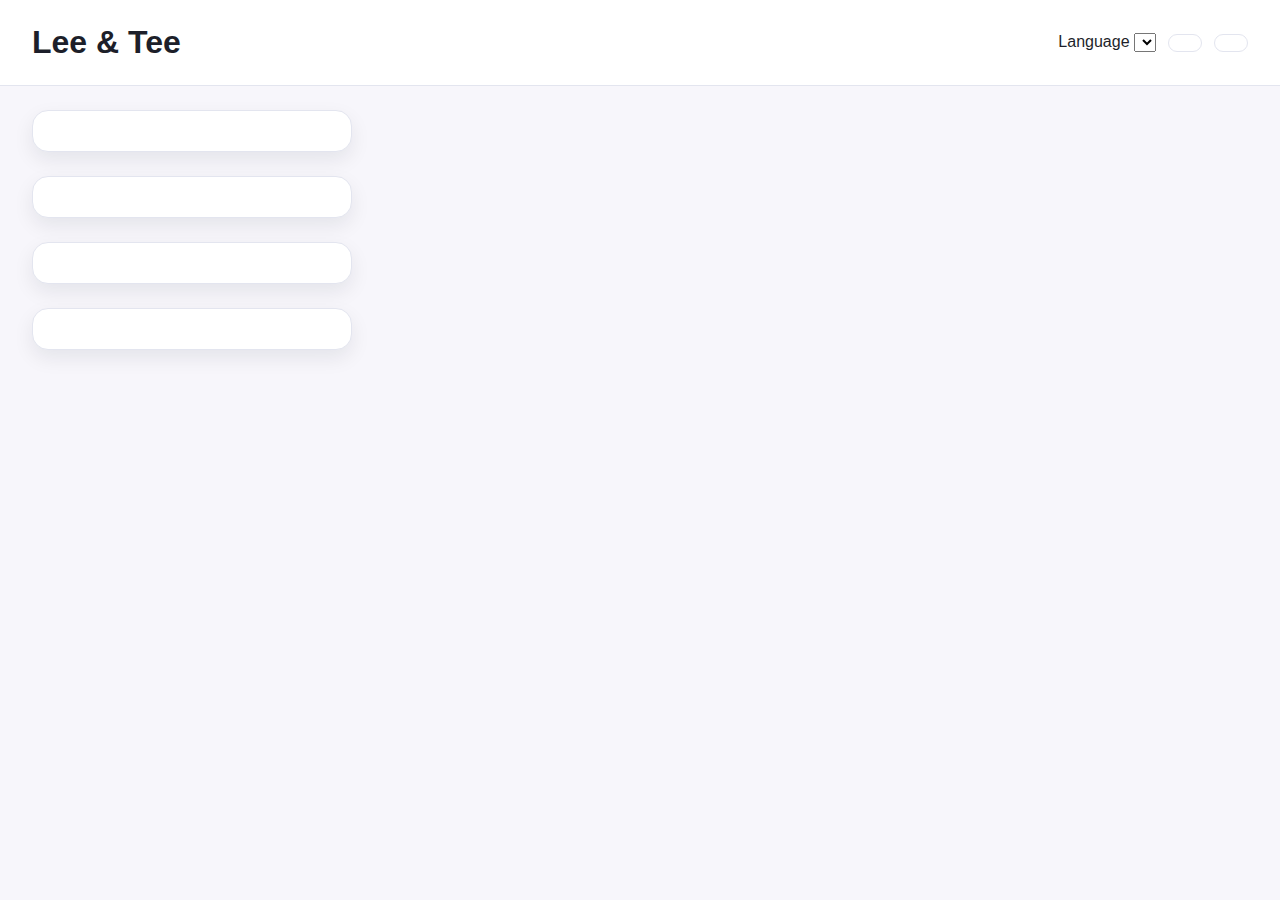
<file: engine/index.html>
<!DOCTYPE html>
<html lang="en">
<head>
  <meta charset="UTF-8" />
  <meta name="viewport" content="width=device-width, initial-scale=1.0" />
  <title>Lee & Tee Episode Engine</title>
  <link rel="stylesheet" href="styles.css" />
</head>
<body>
  <div class="app" id="app">
    <header class="app__header">
      <div class="app__brand">
        <h1 id="episode-title">Lee & Tee</h1>
        <p id="episode-subtitle" class="muted"></p>
      </div>
      <div class="app__controls">
        <label class="control" for="language-switch">
          <span data-i18n="ui.language">Language</span>
          <select id="language-switch" aria-label="Language" data-i18n-aria="ui.language"></select>
        </label>
        <button id="reset-progress" class="button button--ghost" data-i18n="ui.resetProgress"></button>
        <button id="stop-episode" class="button button--ghost" data-i18n="ui.stop"></button>
      </div>
    </header>

    <main class="app__main">
      <aside class="sidebar">
        <section id="dashboard" class="panel"></section>
        <section id="settings" class="panel"></section>
        <section id="objectives" class="panel"></section>
        <section id="strategies" class="panel"></section>
      </aside>

      <section class="content">
        <nav id="quick-jump" class="quick-jump" aria-label="Section navigation" data-i18n-aria="nav.sectionNavigation"></nav>
        <div id="sections" class="sections"></div>
      </section>
    </main>

    <div id="modal-root"></div>
    <div id="toast-root" class="toast-root" aria-live="polite"></div>
  </div>

  <script type="module" src="app.js"></script>
</body>
</html>
</file>
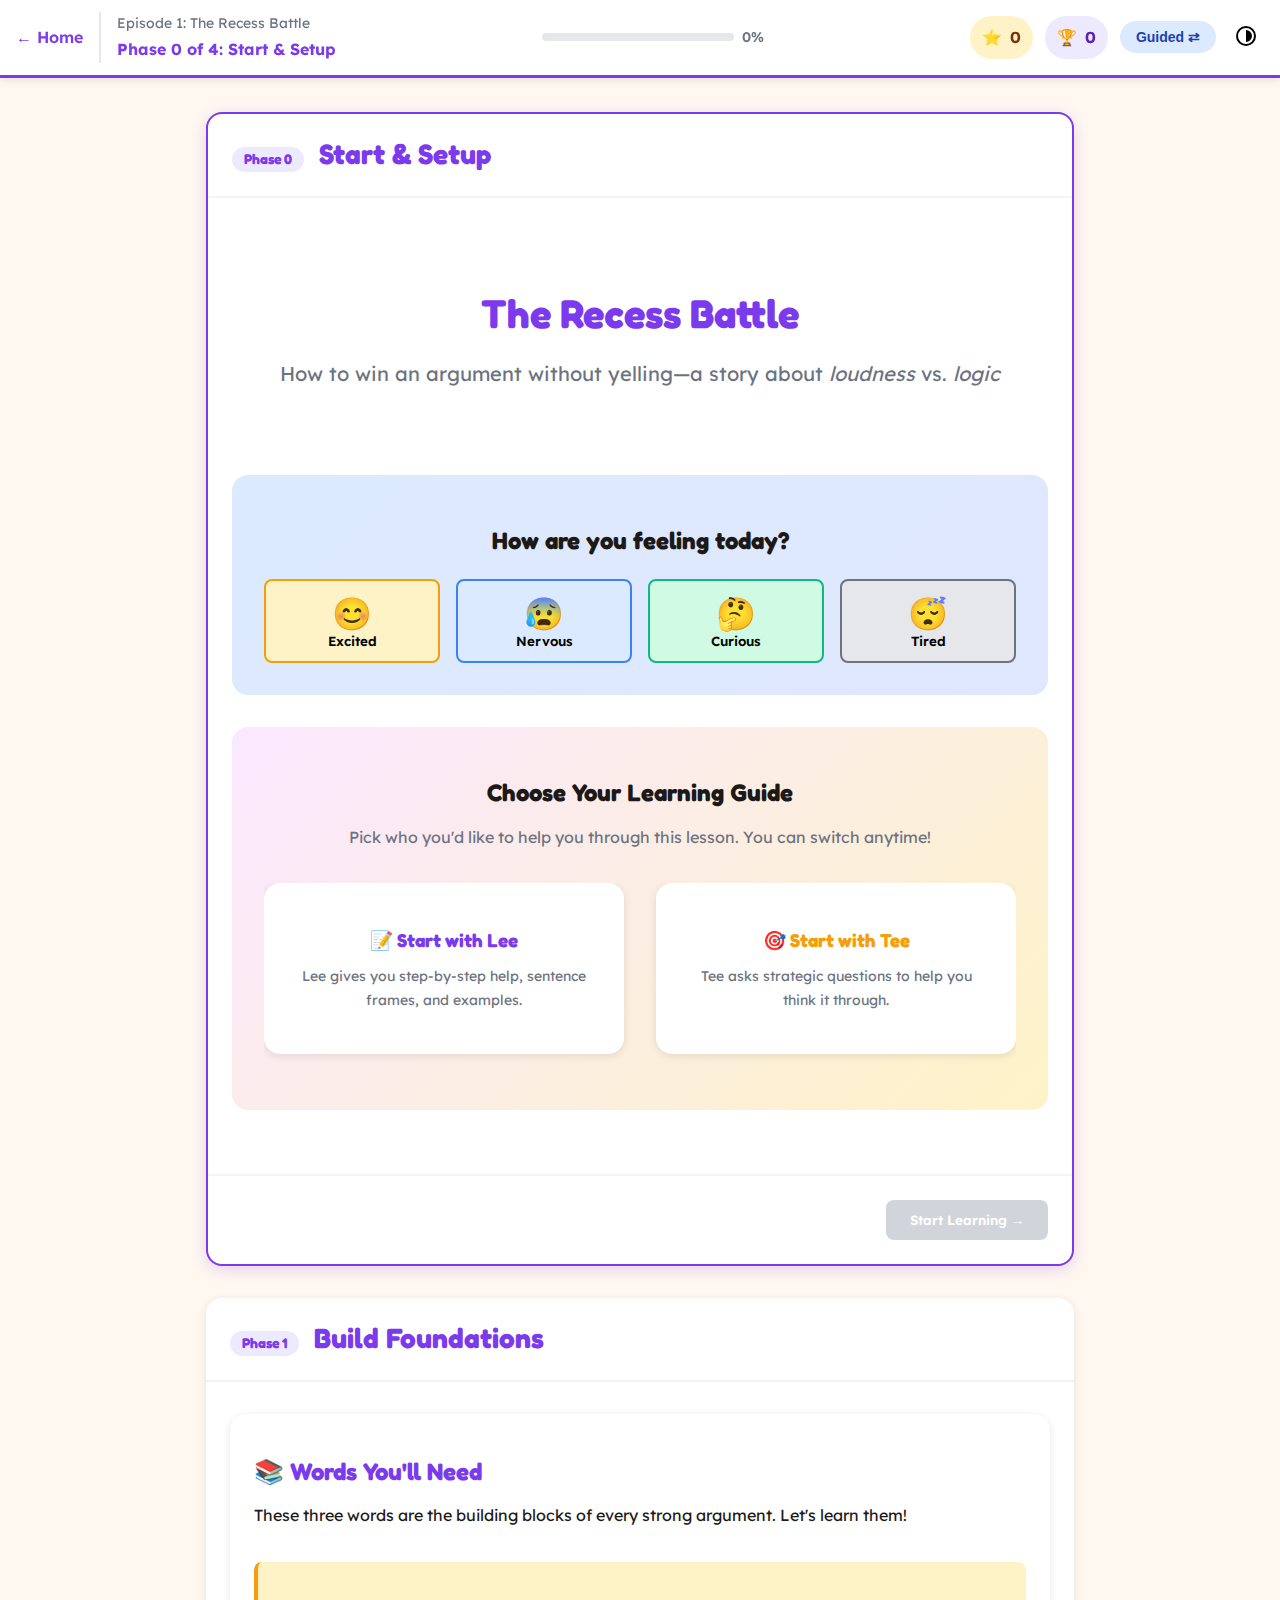
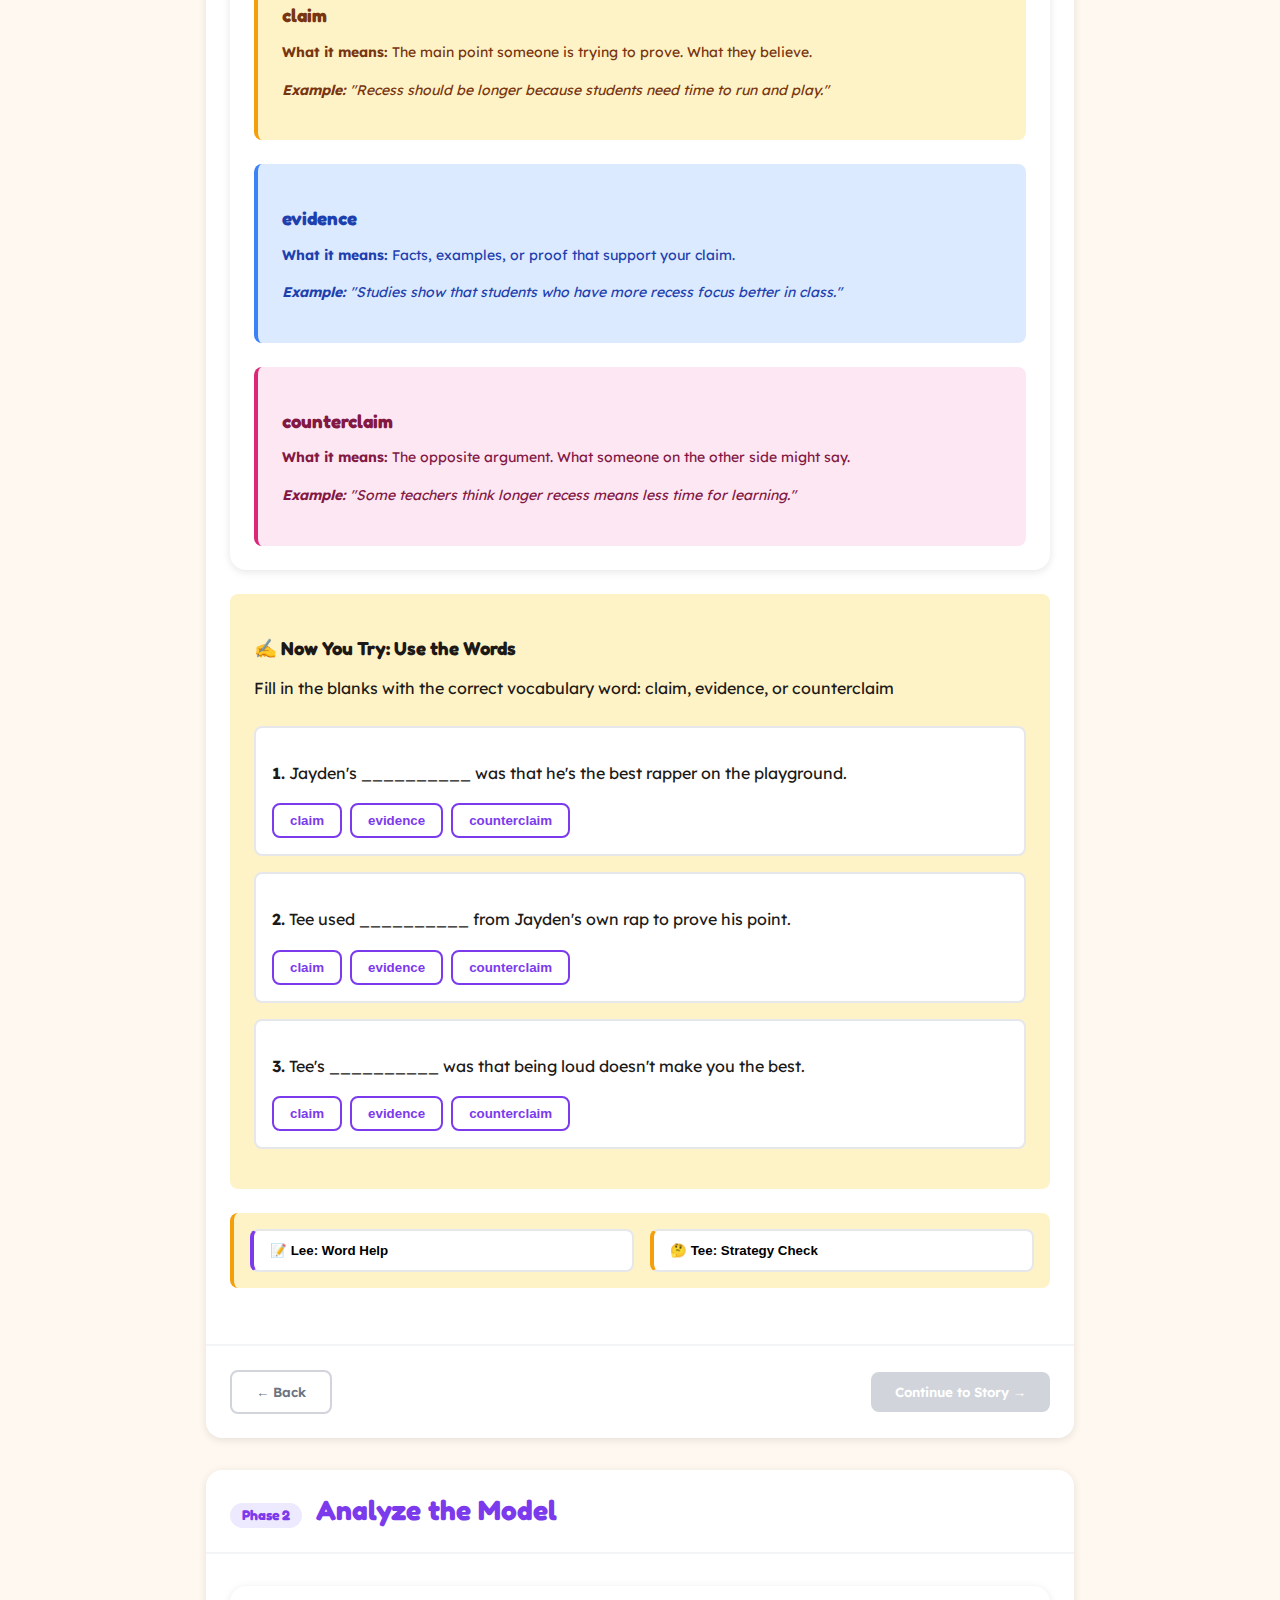
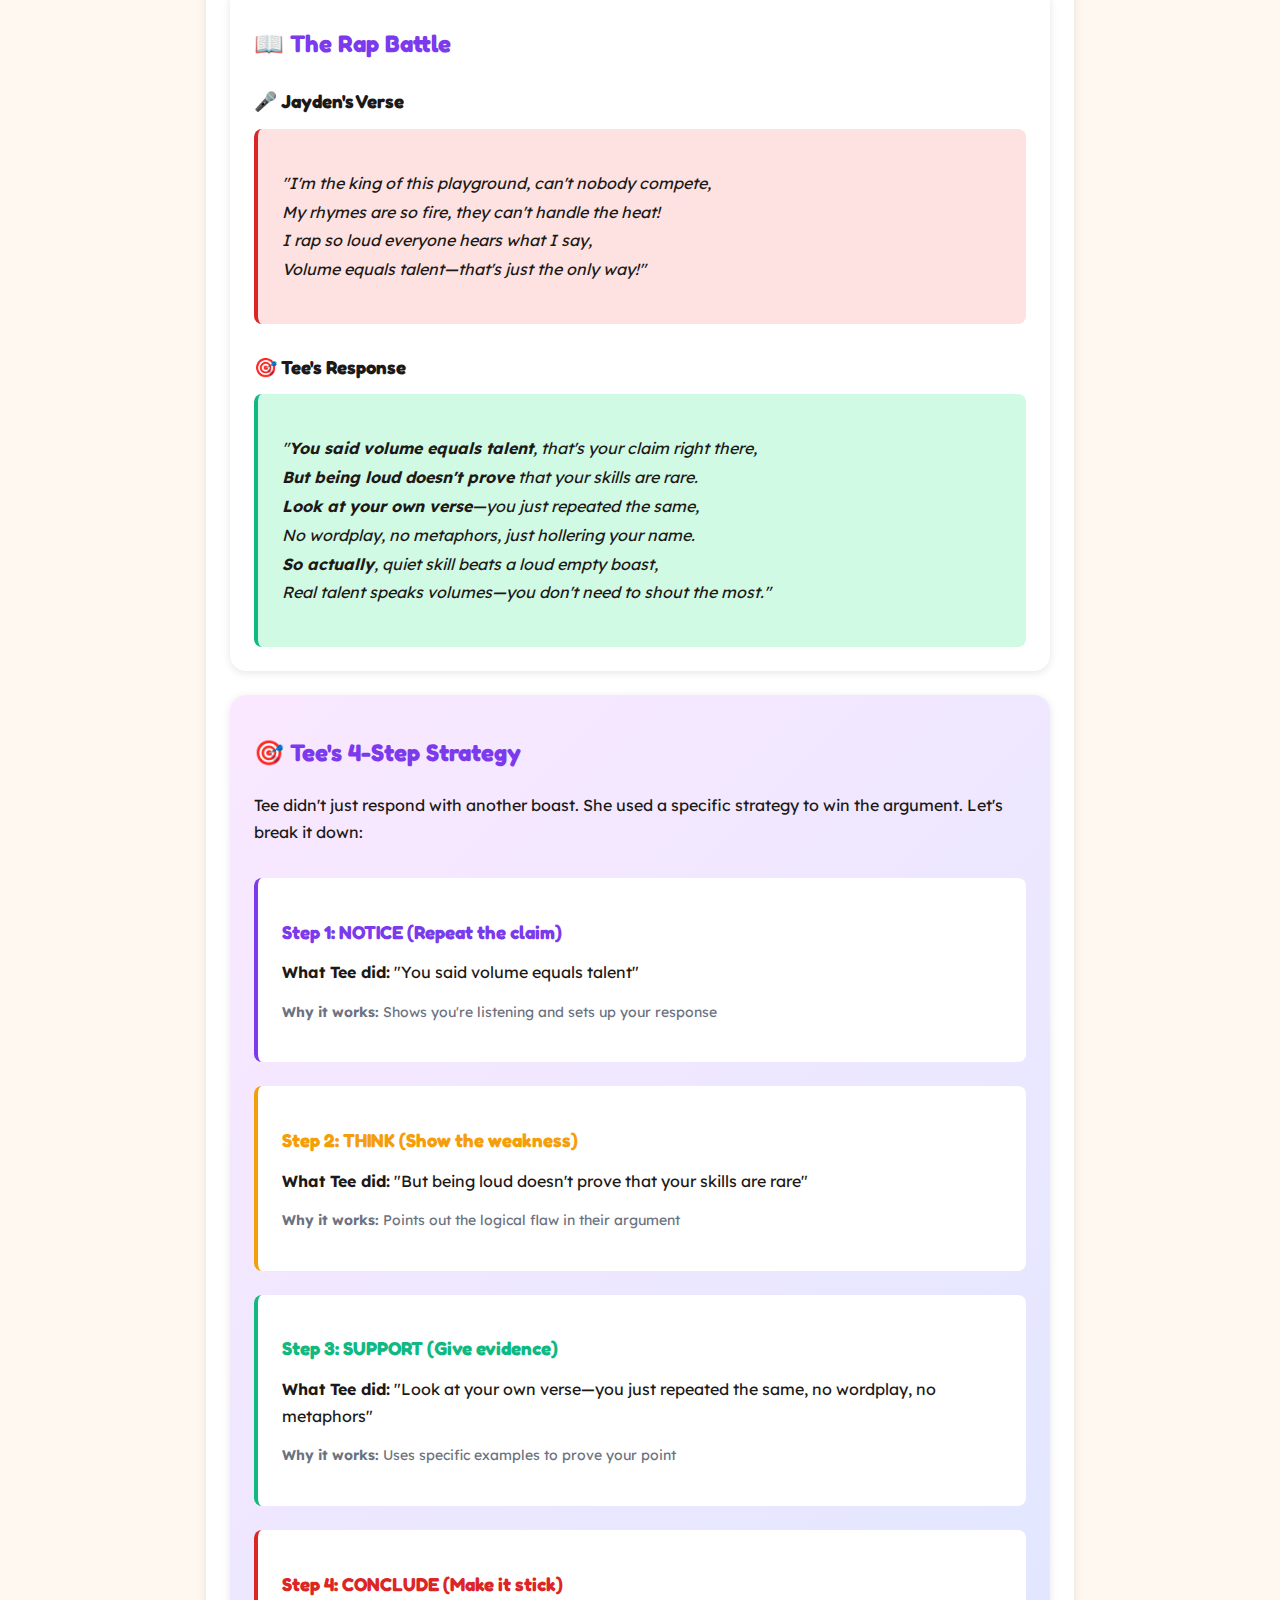
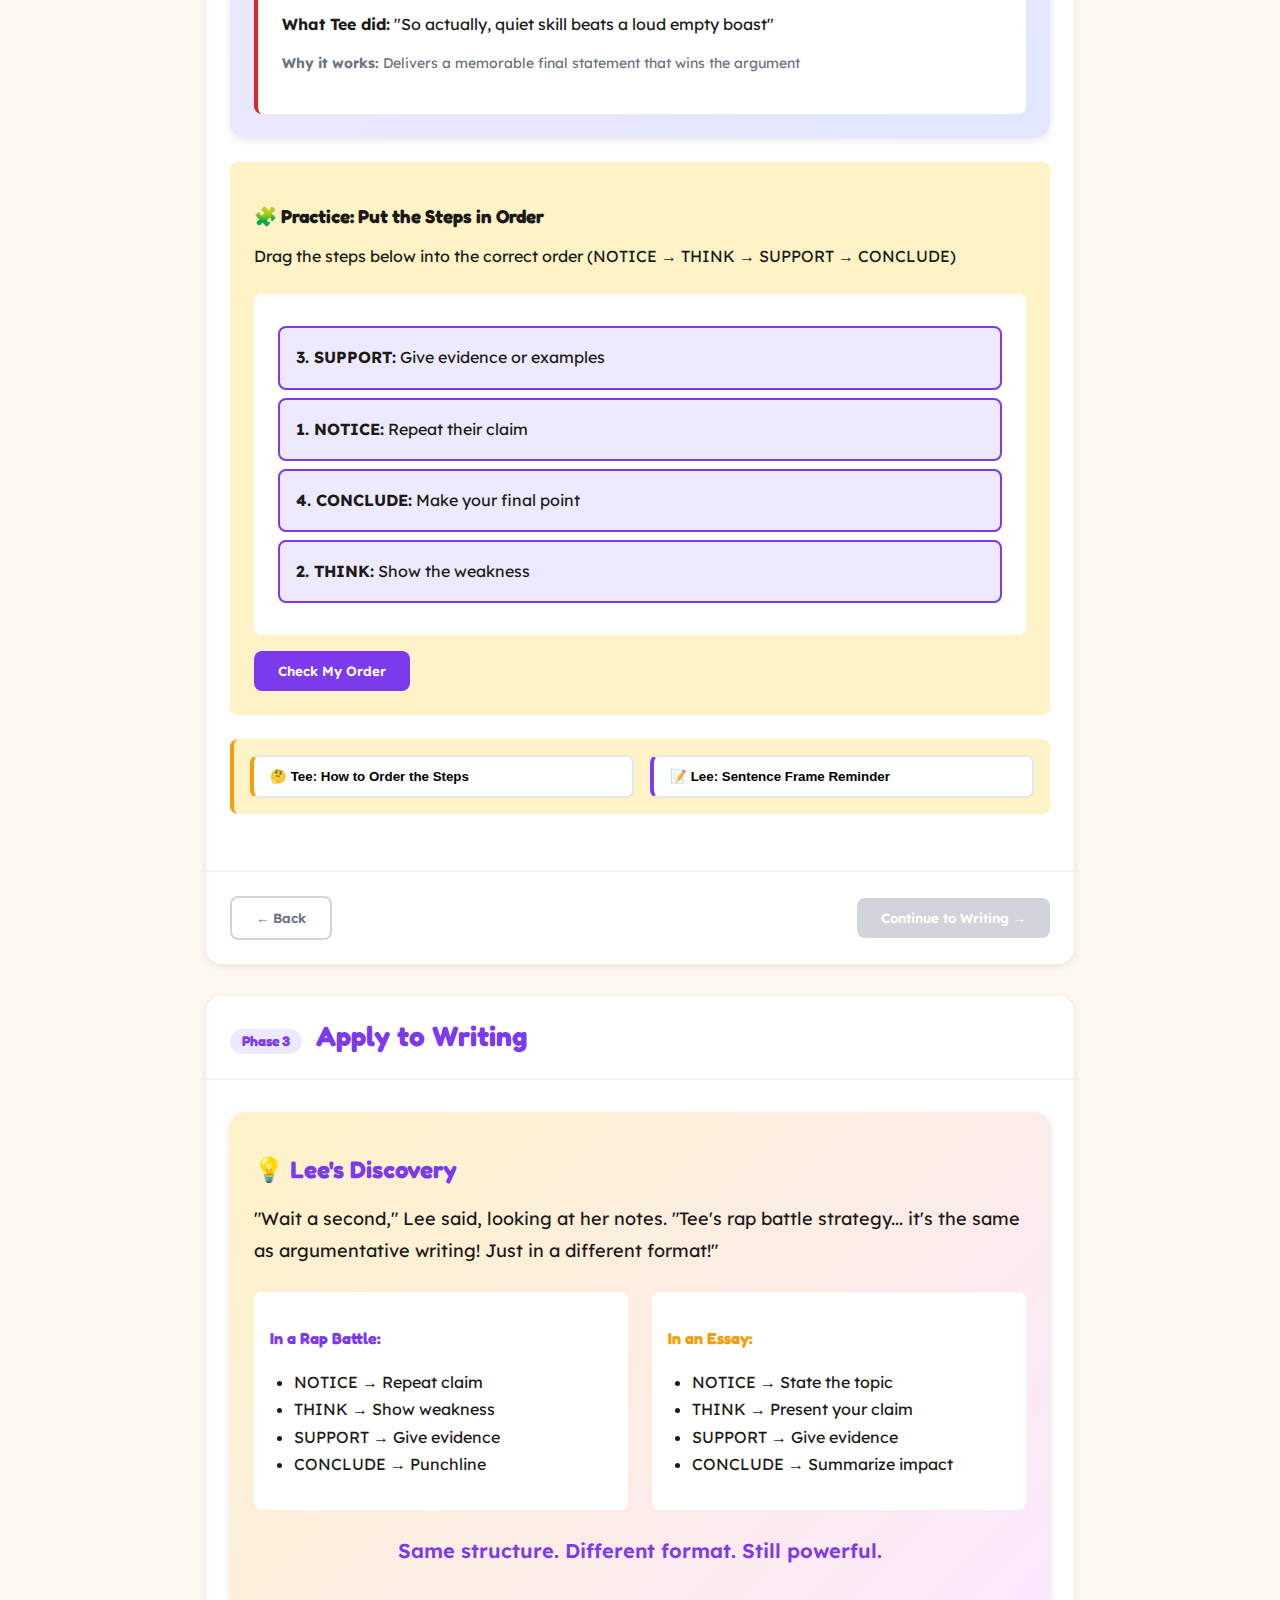
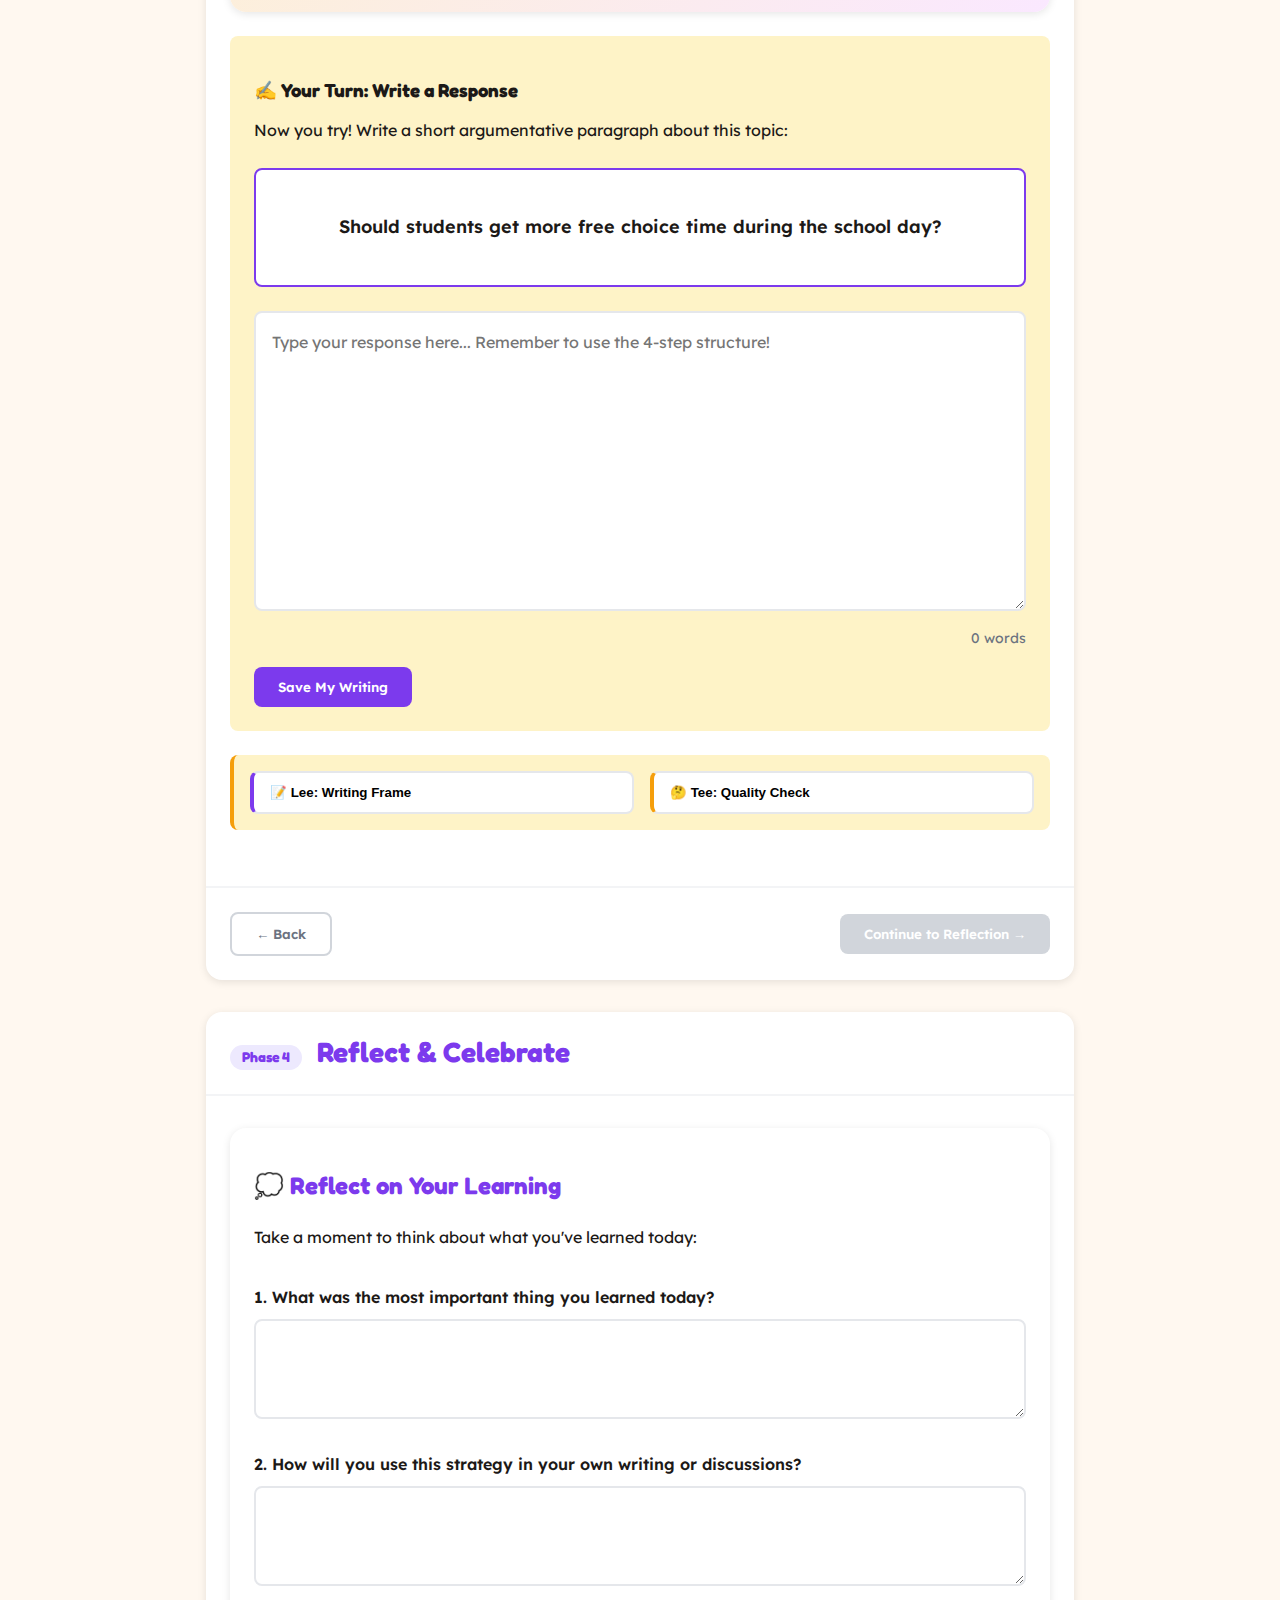
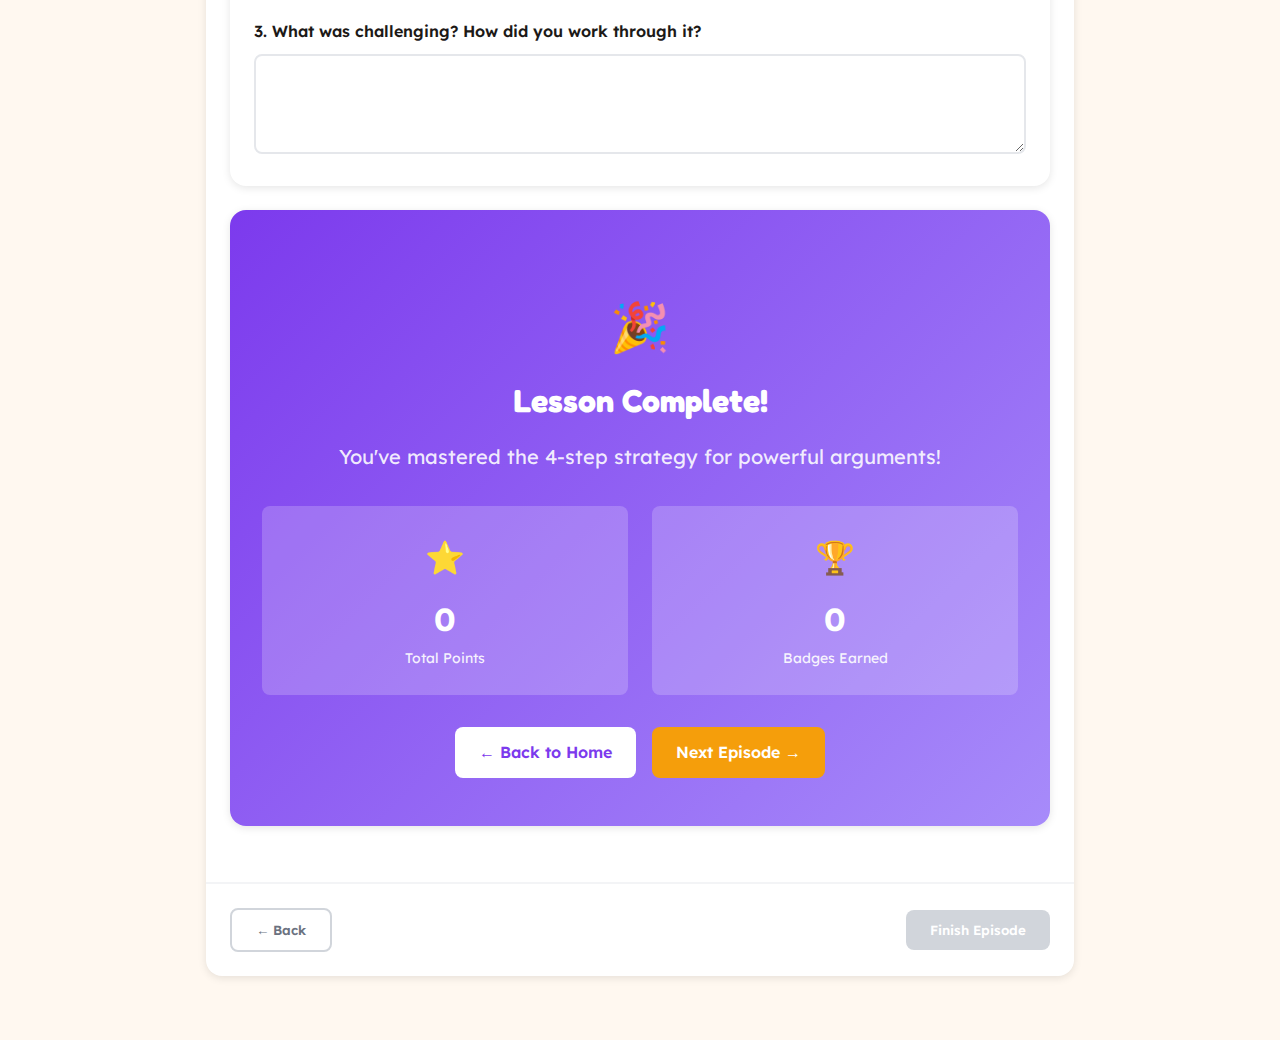
<file: episode1-new.html>
<!DOCTYPE html>
<html lang="en">
<head>
  <meta charset="UTF-8">
  <meta name="viewport" content="width=device-width, initial-scale=1.0, maximum-scale=5.0, user-scalable=yes">
  <title>Episode 1: The Recess Battle | Lee & Tee</title>

  <!-- Fonts -->
  <link href="https://fonts.googleapis.com/css2?family=Lexend:wght@300;400;500;600;700&family=Fredoka:wght@400;500;600;700&family=OpenDyslexic:wght@400;700&display=swap" rel="stylesheet">

  <!-- Stylesheets -->
  <link rel="stylesheet" href="shared-styles.css">
  <link rel="stylesheet" href="episode1.css">

  <!-- Scripts -->
  <script src="shared-lesson.js" defer></script>
  <script src="episode1.js" defer></script>
</head>
<body>

  <!-- ===== FIXED HEADER ===== -->
  <header id="lesson-header">
    <div class="header-content">
      <!-- Left: Episode Info & Phase -->
      <div class="episode-info">
        <a href="index.html" class="home-link">← Home</a>
        <div class="phase-info">
          <div class="episode-title">Episode 1: The Recess Battle</div>
          <div class="phase-title">
            Phase <span id="current-phase-num">0</span> of 4:
            <span id="current-phase-title">Start & Setup</span>
          </div>
        </div>
      </div>

      <!-- Center: Progress Bar -->
      <div class="progress-bar-container">
        <div class="progress-bar">
          <div id="phase-progress-bar" class="progress-fill" style="width: 0%"></div>
        </div>
        <span id="phase-progress-text" class="progress-text">0%</span>
      </div>

      <!-- Right: Points, Badges, Controls -->
      <div class="header-controls">
        <div class="points-badge">
          <span>⭐</span>
          <span id="points-display">0</span>
        </div>

        <div class="badges-badge">
          <span>🏆</span>
          <span id="badges-display">0</span>
        </div>

        <button id="mode-toggle" class="mode-toggle" onclick="toggleMode()">
          <span id="mode-text">Guided</span> ⇄
        </button>

        <button class="accessibility-btn" onclick="toggleAccessibilityMenu()" title="Accessibility settings">
          <svg width="20" height="20" fill="currentColor" viewBox="0 0 20 20">
            <path d="M10 2a8 8 0 100 16 8 8 0 000-16zM10 0a10 10 0 110 20 10 10 0 010-20zm0 4v12a6 6 0 000-12z"/>
          </svg>
        </button>
      </div>
    </div>
  </header>

  <!-- ===== MAIN CONTENT ===== -->
  <div class="lesson-container">

    <!-- ============================================ -->
    <!-- PHASE 0: START & SETUP -->
    <!-- ============================================ -->
    <section class="lesson-phase is-active" data-phase="0" data-phase-title="Start & Setup">
      <div class="phase-header">
        <h2><span class="phase-number">Phase 0</span> Start & Setup</h2>
      </div>

      <div class="phase-content">
        <!-- Hero Section -->
        <div style="text-align: center; padding: 2rem 0;">
          <h1 style="font-size: 2.5rem; color: #7C3AED; margin-bottom: 1rem;">
            The Recess Battle
          </h1>
          <p style="font-size: 1.25rem; color: #6b7280;">
            How to win an argument without yelling—a story about <em>loudness</em> vs. <em>logic</em>
          </p>
        </div>

        <!-- Emotional Check -->
        <div style="background: linear-gradient(135deg, #dbeafe 0%, #e0e7ff 100%); padding: 2rem; border-radius: 1rem; margin: 2rem 0;">
          <h2 style="text-align: center; margin-bottom: 1.5rem;">How are you feeling today?</h2>
          <div style="display: grid; grid-template-columns: repeat(auto-fit, minmax(150px, 1fr)); gap: 1rem;">
            <button class="emotion-choice btn" onclick="selectEmotion('excited')" style="background: #fef3c7; border: 2px solid #f59e0b;">
              <div style="font-size: 2rem;">😊</div>
              <div>Excited</div>
            </button>
            <button class="emotion-choice btn" onclick="selectEmotion('nervous')" style="background: #dbeafe; border: 2px solid #3b82f6;">
              <div style="font-size: 2rem;">😰</div>
              <div>Nervous</div>
            </button>
            <button class="emotion-choice btn" onclick="selectEmotion('curious')" style="background: #d1fae5; border: 2px solid #10b981;">
              <div style="font-size: 2rem;">🤔</div>
              <div>Curious</div>
            </button>
            <button class="emotion-choice btn" onclick="selectEmotion('tired')" style="background: #e5e7eb; border: 2px solid #6b7280;">
              <div style="font-size: 2rem;">😴</div>
              <div>Tired</div>
            </button>
          </div>
        </div>

        <!-- Guide Choice -->
        <div style="background: linear-gradient(135deg, #fae8ff 0%, #fef3c7 100%); padding: 2rem; border-radius: 1rem; margin: 2rem 0;">
          <h2 style="text-align: center; margin-bottom: 1rem;">Choose Your Learning Guide</h2>
          <p style="text-align: center; color: #6b7280; margin-bottom: 2rem;">
            Pick who you'd like to help you through this lesson. You can switch anytime!
          </p>

          <div style="display: grid; grid-template-columns: repeat(auto-fit, minmax(250px, 1fr)); gap: 2rem;">
            <div class="guide-choice card" onclick="selectGuide('lee')" style="cursor: pointer; text-align: center; border: 3px solid transparent;">
              <h3 style="color: #7C3AED; margin-bottom: 0.5rem;">📝 Start with Lee</h3>
              <p style="font-size: 0.875rem; color: #6b7280;">
                Lee gives you step-by-step help, sentence frames, and examples.
              </p>
            </div>

            <div class="guide-choice card" onclick="selectGuide('tee')" style="cursor: pointer; text-align: center; border: 3px solid transparent;">
              <h3 style="color: #f59e0b; margin-bottom: 0.5rem;">🎯 Start with Tee</h3>
              <p style="font-size: 0.875rem; color: #6b7280;">
                Tee asks strategic questions to help you think it through.
              </p>
            </div>
          </div>
        </div>
      </div>

      <div class="phase-footer">
        <div></div> <!-- Empty for spacing -->
        <button class="btn btn-continue" onclick="completePhase(0)" disabled>
          Start Learning →
        </button>
      </div>
    </section>

    <!-- ============================================ -->
    <!-- PHASE 1: BUILD FOUNDATIONS -->
    <!-- ============================================ -->
    <section class="lesson-phase" data-phase="1" data-phase-title="Build Foundations">
      <div class="phase-header">
        <h2><span class="phase-number">Phase 1</span> Build Foundations</h2>
      </div>

      <div class="phase-content">
        <!-- Words You'll Need -->
        <div class="card">
          <h2 style="color: #7C3AED; margin-bottom: 1rem;">📚 Words You'll Need</h2>
          <p style="margin-bottom: 2rem;">
            These three words are the building blocks of every strong argument. Let's learn them!
          </p>

          <div style="display: grid; gap: 1.5rem;">
            <!-- Claim -->
            <div style="background: #fef3c7; padding: 1.5rem; border-radius: 0.5rem; border-left: 4px solid #f59e0b;">
              <h3 style="color: #78350f; margin-bottom: 0.5rem;">claim</h3>
              <p style="font-size: 0.875rem; color: #78350f; margin-bottom: 0.5rem;">
                <strong>What it means:</strong> The main point someone is trying to prove. What they believe.
              </p>
              <p style="font-size: 0.875rem; color: #78350f; font-style: italic;">
                <strong>Example:</strong> "Recess should be longer because students need time to run and play."
              </p>
            </div>

            <!-- Evidence -->
            <div style="background: #dbeafe; padding: 1.5rem; border-radius: 0.5rem; border-left: 4px solid #3b82f6;">
              <h3 style="color: #1e40af; margin-bottom: 0.5rem;">evidence</h3>
              <p style="font-size: 0.875rem; color: #1e40af; margin-bottom: 0.5rem;">
                <strong>What it means:</strong> Facts, examples, or proof that support your claim.
              </p>
              <p style="font-size: 0.875rem; color: #1e40af; font-style: italic;">
                <strong>Example:</strong> "Studies show that students who have more recess focus better in class."
              </p>
            </div>

            <!-- Counterclaim -->
            <div style="background: #fce7f3; padding: 1.5rem; border-radius: 0.5rem; border-left: 4px solid #db2777;">
              <h3 style="color: #831843; margin-bottom: 0.5rem;">counterclaim</h3>
              <p style="font-size: 0.875rem; color: #831843; margin-bottom: 0.5rem;">
                <strong>What it means:</strong> The opposite argument. What someone on the other side might say.
              </p>
              <p style="font-size: 0.875rem; color: #831843; font-style: italic;">
                <strong>Example:</strong> "Some teachers think longer recess means less time for learning."
              </p>
            </div>
          </div>
        </div>

        <!-- Now You Try - Vocab Activity -->
        <div class="vocab-activity">
          <h3 style="margin-bottom: 1rem;">✍️ Now You Try: Use the Words</h3>
          <p style="margin-bottom: 1.5rem;">
            Fill in the blanks with the correct vocabulary word: claim, evidence, or counterclaim
          </p>

          <!-- Blank 1 -->
          <div id="blank1" class="fill-in-blank">
            <p><strong>1.</strong> Jayden's __________ was that he's the best rapper on the playground.</p>
            <div class="word-choices">
              <button class="word-choice" onclick="checkVocabAnswer('blank1', 'claim')">claim</button>
              <button class="word-choice" onclick="checkVocabAnswer('blank1', 'evidence')">evidence</button>
              <button class="word-choice" onclick="checkVocabAnswer('blank1', 'counterclaim')">counterclaim</button>
            </div>
          </div>

          <!-- Blank 2 -->
          <div id="blank2" class="fill-in-blank">
            <p><strong>2.</strong> Tee used __________ from Jayden's own rap to prove his point.</p>
            <div class="word-choices">
              <button class="word-choice" onclick="checkVocabAnswer('blank2', 'claim')">claim</button>
              <button class="word-choice" onclick="checkVocabAnswer('blank2', 'evidence')">evidence</button>
              <button class="word-choice" onclick="checkVocabAnswer('blank2', 'counterclaim')">counterclaim</button>
            </div>
          </div>

          <!-- Blank 3 -->
          <div id="blank3" class="fill-in-blank">
            <p><strong>3.</strong> Tee's __________ was that being loud doesn't make you the best.</p>
            <div class="word-choices">
              <button class="word-choice" onclick="checkVocabAnswer('blank3', 'claim')">claim</button>
              <button class="word-choice" onclick="checkVocabAnswer('blank3', 'evidence')">evidence</button>
              <button class="word-choice" onclick="checkVocabAnswer('blank3', 'counterclaim')">counterclaim</button>
            </div>
          </div>
        </div>

        <!-- Contextual Help Buttons -->
        <div class="help-buttons">
          <button class="help-btn lee" onclick="openHelp('vocab-lee')">
            📝 Lee: Word Help
          </button>
          <button class="help-btn tee" onclick="openHelp('vocab-tee')">
            🤔 Tee: Strategy Check
          </button>
        </div>
      </div>

      <div class="phase-footer">
        <button class="btn btn-back btn-outline" onclick="goBack()">
          ← Back
        </button>
        <button class="btn btn-continue" onclick="completePhase(1)" disabled>
          Continue to Story →
        </button>
      </div>
    </section>

    <!-- ============================================ -->
    <!-- PHASE 2: ANALYZE THE MODEL -->
    <!-- ============================================ -->
    <section class="lesson-phase" data-phase="2" data-phase-title="Analyze the Model">
      <div class="phase-header">
        <h2><span class="phase-number">Phase 2</span> Analyze the Model</h2>
      </div>

      <div class="phase-content">
        <!-- Story Section: The Rap Battle -->
        <div class="card">
          <h2 style="color: #7C3AED; margin-bottom: 1rem;">📖 The Rap Battle</h2>

          <h3 style="margin-top: 2rem; margin-bottom: 1rem;">🎤 Jayden's Verse</h3>
          <div style="background: #fee2e2; padding: 1.5rem; border-radius: 0.5rem; border-left: 4px solid #dc2626;">
            <p style="font-style: italic; line-height: 1.8;">
              "I'm the king of this playground, can't nobody compete,<br>
              My rhymes are so fire, they can't handle the heat!<br>
              I rap so loud everyone hears what I say,<br>
              Volume equals talent—that's just the only way!"
            </p>
          </div>

          <h3 style="margin-top: 2rem; margin-bottom: 1rem;">🎯 Tee's Response</h3>
          <div style="background: #d1fae5; padding: 1.5rem; border-radius: 0.5rem; border-left: 4px solid #10b981;">
            <p style="font-style: italic; line-height: 1.8;">
              "<strong>You said volume equals talent</strong>, that's your claim right there,<br>
              <strong>But being loud doesn't prove</strong> that your skills are rare.<br>
              <strong>Look at your own verse</strong>—you just repeated the same,<br>
              No wordplay, no metaphors, just hollering your name.<br>
              <strong>So actually</strong>, quiet skill beats a loud empty boast,<br>
              Real talent speaks volumes—you don't need to shout the most."
            </p>
          </div>
        </div>

        <!-- Tee's 4-Step Strategy -->
        <div class="card" style="background: linear-gradient(135deg, #fae8ff 0%, #e0e7ff 100%);">
          <h2 style="color: #7C3AED; margin-bottom: 1.5rem;">🎯 Tee's 4-Step Strategy</h2>
          <p style="margin-bottom: 2rem;">
            Tee didn't just respond with another boast. She used a specific strategy to win the argument. Let's break it down:
          </p>

          <div style="display: grid; gap: 1.5rem;">
            <!-- Step 1 -->
            <div style="background: white; padding: 1.5rem; border-radius: 0.5rem; border-left: 4px solid #7C3AED;">
              <h3 style="color: #7C3AED; margin-bottom: 0.5rem;">Step 1: NOTICE (Repeat the claim)</h3>
              <p style="margin-bottom: 0.5rem;">
                <strong>What Tee did:</strong> "You said volume equals talent"
              </p>
              <p style="font-size: 0.875rem; color: #6b7280;">
                <strong>Why it works:</strong> Shows you're listening and sets up your response
              </p>
            </div>

            <!-- Step 2 -->
            <div style="background: white; padding: 1.5rem; border-radius: 0.5rem; border-left: 4px solid #f59e0b;">
              <h3 style="color: #f59e0b; margin-bottom: 0.5rem;">Step 2: THINK (Show the weakness)</h3>
              <p style="margin-bottom: 0.5rem;">
                <strong>What Tee did:</strong> "But being loud doesn't prove that your skills are rare"
              </p>
              <p style="font-size: 0.875rem; color: #6b7280;">
                <strong>Why it works:</strong> Points out the logical flaw in their argument
              </p>
            </div>

            <!-- Step 3 -->
            <div style="background: white; padding: 1.5rem; border-radius: 0.5rem; border-left: 4px solid #10b981;">
              <h3 style="color: #10b981; margin-bottom: 0.5rem;">Step 3: SUPPORT (Give evidence)</h3>
              <p style="margin-bottom: 0.5rem;">
                <strong>What Tee did:</strong> "Look at your own verse—you just repeated the same, no wordplay, no metaphors"
              </p>
              <p style="font-size: 0.875rem; color: #6b7280;">
                <strong>Why it works:</strong> Uses specific examples to prove your point
              </p>
            </div>

            <!-- Step 4 -->
            <div style="background: white; padding: 1.5rem; border-radius: 0.5rem; border-left: 4px solid #dc2626;">
              <h3 style="color: #dc2626; margin-bottom: 0.5rem;">Step 4: CONCLUDE (Make it stick)</h3>
              <p style="margin-bottom: 0.5rem;">
                <strong>What Tee did:</strong> "So actually, quiet skill beats a loud empty boast"
              </p>
              <p style="font-size: 0.875rem; color: #6b7280;">
                <strong>Why it works:</strong> Delivers a memorable final statement that wins the argument
              </p>
            </div>
          </div>
        </div>

        <!-- Practice: Drag and Drop -->
        <div class="drag-drop-activity">
          <h3 style="margin-bottom: 1rem;">🧩 Practice: Put the Steps in Order</h3>
          <p style="margin-bottom: 1.5rem;">
            Drag the steps below into the correct order (NOTICE → THINK → SUPPORT → CONCLUDE)
          </p>

          <div id="drag-container" class="drag-container">
            <div class="drag-item" draggable="true" data-step="support">
              <strong>3. SUPPORT:</strong> Give evidence or examples
            </div>
            <div class="drag-item" draggable="true" data-step="notice">
              <strong>1. NOTICE:</strong> Repeat their claim
            </div>
            <div class="drag-item" draggable="true" data-step="conclude">
              <strong>4. CONCLUDE:</strong> Make your final point
            </div>
            <div class="drag-item" draggable="true" data-step="think">
              <strong>2. THINK:</strong> Show the weakness
            </div>
          </div>

          <button class="btn btn-primary" onclick="checkDragOrder()" style="margin-top: 1rem;">
            Check My Order
          </button>
        </div>

        <!-- Contextual Help Buttons -->
        <div class="help-buttons">
          <button class="help-btn tee" onclick="openHelp('sequence-tee')">
            🤔 Tee: How to Order the Steps
          </button>
          <button class="help-btn lee" onclick="openHelp('sequence-lee')">
            📝 Lee: Sentence Frame Reminder
          </button>
        </div>
      </div>

      <div class="phase-footer">
        <button class="btn btn-back btn-outline" onclick="goBack()">
          ← Back
        </button>
        <button class="btn btn-continue" onclick="completePhase(2)" disabled>
          Continue to Writing →
        </button>
      </div>
    </section>

    <!-- ============================================ -->
    <!-- PHASE 3: APPLY TO WRITING -->
    <!-- ============================================ -->
    <section class="lesson-phase" data-phase="3" data-phase-title="Apply to Writing">
      <div class="phase-header">
        <h2><span class="phase-number">Phase 3</span> Apply to Writing</h2>
      </div>

      <div class="phase-content">
        <!-- Lee's Discovery -->
        <div class="card" style="background: linear-gradient(135deg, #fef3c7 0%, #fae8ff 100%);">
          <h2 style="color: #7C3AED; margin-bottom: 1rem;">💡 Lee's Discovery</h2>
          <p style="font-size: 1.125rem; line-height: 1.8; margin-bottom: 1.5rem;">
            "Wait a second," Lee said, looking at her notes. "Tee's rap battle strategy... it's the same as argumentative writing!
            Just in a different format!"
          </p>

          <div style="display: grid; grid-template-columns: repeat(auto-fit, minmax(250px, 1fr)); gap: 1.5rem; margin-top: 1.5rem;">
            <div style="background: white; padding: 1rem; border-radius: 0.5rem;">
              <h4 style="color: #7C3AED;">In a Rap Battle:</h4>
              <ul style="margin-top: 0.5rem; padding-left: 1.5rem;">
                <li>NOTICE → Repeat claim</li>
                <li>THINK → Show weakness</li>
                <li>SUPPORT → Give evidence</li>
                <li>CONCLUDE → Punchline</li>
              </ul>
            </div>

            <div style="background: white; padding: 1rem; border-radius: 0.5rem;">
              <h4 style="color: #f59e0b;">In an Essay:</h4>
              <ul style="margin-top: 0.5rem; padding-left: 1.5rem;">
                <li>NOTICE → State the topic</li>
                <li>THINK → Present your claim</li>
                <li>SUPPORT → Give evidence</li>
                <li>CONCLUDE → Summarize impact</li>
              </ul>
            </div>
          </div>

          <p style="margin-top: 1.5rem; font-weight: 600; text-align: center; color: #7C3AED; font-size: 1.25rem;">
            Same structure. Different format. Still powerful.
          </p>
        </div>

        <!-- Writing Activity -->
        <div class="writing-activity">
          <h3 style="margin-bottom: 1rem;">✍️ Your Turn: Write a Response</h3>
          <p style="margin-bottom: 1.5rem;">
            Now you try! Write a short argumentative paragraph about this topic:
          </p>

          <div style="background: white; padding: 1.5rem; border-radius: 0.5rem; margin-bottom: 1.5rem; border: 2px solid #7C3AED;">
            <p style="font-weight: 600; text-align: center; font-size: 1.125rem;">
              Should students get more free choice time during the school day?
            </p>
          </div>

          <textarea
            id="writing-response"
            class="writing-textarea"
            placeholder="Type your response here... Remember to use the 4-step structure!"
            oninput="updateWordCount()"></textarea>

          <div class="word-count" id="word-count">0 words</div>

          <button class="btn btn-primary" onclick="saveWriting()" style="margin-top: 1rem;">
            Save My Writing
          </button>
        </div>

        <!-- Contextual Help Buttons -->
        <div class="help-buttons">
          <button class="help-btn lee" onclick="openHelp('writing-lee')">
            📝 Lee: Writing Frame
          </button>
          <button class="help-btn tee" onclick="openHelp('writing-tee')">
            🤔 Tee: Quality Check
          </button>
        </div>
      </div>

      <div class="phase-footer">
        <button class="btn btn-back btn-outline" onclick="goBack()">
          ← Back
        </button>
        <button class="btn btn-continue" onclick="completePhase(3)" disabled>
          Continue to Reflection →
        </button>
      </div>
    </section>

    <!-- ============================================ -->
    <!-- PHASE 4: REFLECT & CELEBRATE -->
    <!-- ============================================ -->
    <section class="lesson-phase" data-phase="4" data-phase-title="Reflect & Celebrate">
      <div class="phase-header">
        <h2><span class="phase-number">Phase 4</span> Reflect & Celebrate</h2>
      </div>

      <div class="phase-content">
        <!-- Reflection Questions -->
        <div class="card">
          <h2 style="color: #7C3AED; margin-bottom: 1.5rem;">💭 Reflect on Your Learning</h2>
          <p style="margin-bottom: 2rem;">
            Take a moment to think about what you've learned today:
          </p>

          <div style="display: grid; gap: 1.5rem;">
            <div>
              <label style="display: block; font-weight: 600; margin-bottom: 0.5rem;">
                1. What was the most important thing you learned today?
              </label>
              <textarea id="reflection-q1" oninput="saveReflection()"
                style="width: 100%; min-height: 100px; padding: 0.75rem; border: 2px solid #e5e7eb; border-radius: 0.5rem;"></textarea>
            </div>

            <div>
              <label style="display: block; font-weight: 600; margin-bottom: 0.5rem;">
                2. How will you use this strategy in your own writing or discussions?
              </label>
              <textarea id="reflection-q2" oninput="saveReflection()"
                style="width: 100%; min-height: 100px; padding: 0.75rem; border: 2px solid #e5e7eb; border-radius: 0.5rem;"></textarea>
            </div>

            <div>
              <label style="display: block; font-weight: 600; margin-bottom: 0.5rem;">
                3. What was challenging? How did you work through it?
              </label>
              <textarea id="reflection-q3" oninput="saveReflection()"
                style="width: 100%; min-height: 100px; padding: 0.75rem; border: 2px solid #e5e7eb; border-radius: 0.5rem;"></textarea>
            </div>
          </div>
        </div>

        <!-- Completion Screen -->
        <div class="card" style="background: linear-gradient(135deg, #7C3AED 0%, #a78bfa 100%); color: white; text-align: center; padding: 3rem 2rem;">
          <h2 style="font-size: 3rem; margin-bottom: 1rem;">🎉</h2>
          <h2 style="font-size: 2rem; margin-bottom: 1rem; color: white;">Lesson Complete!</h2>
          <p style="font-size: 1.25rem; margin-bottom: 2rem; color: rgba(255,255,255,0.9);">
            You've mastered the 4-step strategy for powerful arguments!
          </p>

          <div style="display: grid; grid-template-columns: repeat(auto-fit, minmax(200px, 1fr)); gap: 1.5rem; margin: 2rem 0;">
            <div style="background: rgba(255,255,255,0.2); padding: 1.5rem; border-radius: 0.5rem;">
              <div style="font-size: 2rem; margin-bottom: 0.5rem;">⭐</div>
              <div style="font-size: 2rem; font-weight: bold;" id="final-points">0</div>
              <div style="font-size: 0.875rem; opacity: 0.9;">Total Points</div>
            </div>

            <div style="background: rgba(255,255,255,0.2); padding: 1.5rem; border-radius: 0.5rem;">
              <div style="font-size: 2rem; margin-bottom: 0.5rem;">🏆</div>
              <div style="font-size: 2rem; font-weight: bold;" id="final-badges">0</div>
              <div style="font-size: 0.875rem; opacity: 0.9;">Badges Earned</div>
            </div>
          </div>

          <div style="margin-top: 2rem; display: flex; gap: 1rem; justify-content: center; flex-wrap: wrap;">
            <a href="index.html" class="btn" style="background: white; color: #7C3AED; text-decoration: none;">
              ← Back to Home
            </a>
            <a href="episode2.html" class="btn btn-secondary" style="text-decoration: none;">
              Next Episode →
            </a>
          </div>
        </div>
      </div>

      <div class="phase-footer">
        <button class="btn btn-back btn-outline" onclick="goBack()">
          ← Back
        </button>
        <button class="btn btn-continue" onclick="completePhase(4)" disabled>
          Finish Episode
        </button>
      </div>
    </section>

  </div> <!-- End lesson-container -->

  <script>
    // Update final points/badges display
    function updateCompletionStats() {
      const finalPoints = document.getElementById('final-points');
      const finalBadges = document.getElementById('final-badges');

      if (finalPoints && window.state) {
        finalPoints.textContent = window.state.points;
      }

      if (finalBadges && window.state) {
        finalBadges.textContent = window.state.badges.length;
      }
    }

    // Update when state changes
    setInterval(updateCompletionStats, 500);
  </script>

</body>
</html>
</file>
<file: engine/styles.css>
:root {
  color-scheme: light;
  --bg: #f7f6fb;
  --panel: #ffffff;
  --text: #1d1f2a;
  --muted: #5c5f74;
  --primary: #4f46e5;
  --primary-dark: #3a32b1;
  --accent: #f97316;
  --border: #e3e5ef;
  --success: #16a34a;
  --danger: #dc2626;
}

* {
  box-sizing: border-box;
  margin: 0;
  padding: 0;
  font-family: "Inter", "Segoe UI", sans-serif;
}

body {
  background: var(--bg);
  color: var(--text);
  min-height: 100vh;
}

body.hide-hints .hint,
.hint--hidden {
  display: none;
}

body.contrast {
  --bg: #0f172a;
  --panel: #111827;
  --text: #f9fafb;
  --muted: #cbd5f5;
  --border: #334155;
  --primary: #22d3ee;
  --primary-dark: #0ea5e9;
}

body.dyslexia {
  font-family: "OpenDyslexic", "Comic Sans MS", sans-serif;
}

.app {
  display: flex;
  flex-direction: column;
  min-height: 100vh;
}

.app__header {
  display: flex;
  flex-wrap: wrap;
  gap: 1rem;
  justify-content: space-between;
  align-items: center;
  padding: 1.5rem 2rem;
  background: var(--panel);
  border-bottom: 1px solid var(--border);
}

.app__controls {
  display: flex;
  gap: 0.75rem;
  align-items: center;
  flex-wrap: wrap;
}

.app__main {
  display: grid;
  grid-template-columns: 320px 1fr;
  gap: 1.5rem;
  padding: 1.5rem 2rem 2.5rem;
}

.panel {
  background: var(--panel);
  border: 1px solid var(--border);
  border-radius: 16px;
  padding: 1.25rem;
  margin-bottom: 1.5rem;
  box-shadow: 0 8px 20px rgba(15, 23, 42, 0.08);
}

.content {
  display: flex;
  flex-direction: column;
  gap: 1.5rem;
}

.quick-jump {
  display: flex;
  gap: 1rem;
  flex-wrap: wrap;
}

.quick-jump__item {
  display: flex;
  align-items: center;
  gap: 0.5rem;
  padding: 0.5rem 0.75rem;
  border-radius: 999px;
  background: var(--panel);
  border: 1px solid var(--border);
  color: var(--text);
  text-decoration: none;
  font-size: 0.9rem;
}

.sections {
  display: flex;
  flex-direction: column;
  gap: 1.5rem;
}

.section {
  background: var(--panel);
  border-radius: 18px;
  border: 1px solid var(--border);
  padding: 1.5rem;
  position: relative;
}

.section__header {
  display: flex;
  justify-content: space-between;
  align-items: center;
  gap: 1rem;
  margin-bottom: 1rem;
}

.section__meta {
  display: flex;
  gap: 0.75rem;
  align-items: center;
  flex-wrap: wrap;
}

.section__actions {
  display: flex;
  gap: 0.5rem;
  flex-wrap: wrap;
}

.section__simplified {
  background: #fff7ed;
  border-radius: 12px;
  padding: 0.75rem;
  margin-top: 0.75rem;
  display: none;
}

.section.simplified .section__full {
  display: none;
}

.section.simplified .section__simplified {
  display: block;
}

.stopped .section {
  opacity: 0.65;
}

.button {
  background: var(--primary);
  color: white;
  border: none;
  border-radius: 999px;
  padding: 0.5rem 1rem;
  font-size: 0.9rem;
  cursor: pointer;
}

.button--ghost {
  background: transparent;
  color: var(--text);
  border: 1px solid var(--border);
}

.button--accent {
  background: var(--accent);
}

.button--outline {
  background: transparent;
  border: 1px solid var(--primary);
  color: var(--primary);
}

.muted {
  color: var(--muted);
  font-size: 0.9rem;
}

.card-grid {
  display: grid;
  grid-template-columns: repeat(auto-fit, minmax(180px, 1fr));
  gap: 1rem;
}

.card {
  border: 1px solid var(--border);
  padding: 1rem;
  border-radius: 12px;
  background: var(--panel);
}

.badges {
  display: flex;
  flex-wrap: wrap;
  gap: 0.5rem;
}

.badge-card {
  display: grid;
  gap: 0.25rem;
}

.badge {
  background: #eef2ff;
  color: #4338ca;
  border-radius: 999px;
  padding: 0.25rem 0.75rem;
  font-size: 0.8rem;
}

.list {
  display: flex;
  flex-direction: column;
  gap: 0.5rem;
}

.toggle {
  display: flex;
  justify-content: space-between;
  align-items: center;
  gap: 1rem;
}

.toggle input {
  width: 42px;
  height: 22px;
}

.modal {
  position: fixed;
  inset: 0;
  background: rgba(15, 23, 42, 0.5);
  display: flex;
  align-items: center;
  justify-content: center;
  padding: 1rem;
  z-index: 1000;
}

.modal__content {
  background: var(--panel);
  border-radius: 16px;
  max-width: 560px;
  width: 100%;
  padding: 1.5rem;
  border: 1px solid var(--border);
  position: relative;
}

.modal__close {
  position: absolute;
  top: 1rem;
  right: 1rem;
}

.toast-root {
  position: fixed;
  bottom: 1.5rem;
  right: 1.5rem;
  display: flex;
  flex-direction: column;
  gap: 0.5rem;
  z-index: 2000;
}

.toast {
  background: var(--panel);
  border: 1px solid var(--border);
  padding: 0.75rem 1rem;
  border-radius: 12px;
  box-shadow: 0 8px 20px rgba(15, 23, 42, 0.12);
}

.progress {
  height: 8px;
  background: #e2e8f0;
  border-radius: 999px;
  overflow: hidden;
}

.progress__bar {
  height: 100%;
  background: var(--primary);
  width: 0%;
}

.match-board {
  display: grid;
  grid-template-columns: repeat(auto-fit, minmax(180px, 1fr));
  gap: 1rem;
}

.match-item,
.match-target {
  padding: 0.75rem;
  border-radius: 12px;
  border: 1px dashed var(--border);
  background: #f8fafc;
}

.match-item[draggable="true"] {
  cursor: grab;
}

.match-target.active {
  border-color: var(--primary);
  background: #eef2ff;
}

.match-target.filled {
  border-style: solid;
}

.feedback {
  padding: 0.5rem 0.75rem;
  border-radius: 10px;
  margin-top: 0.75rem;
  font-size: 0.9rem;
}

.feedback--success {
  background: #ecfdf3;
  color: var(--success);
}

.feedback--error {
  background: #fef2f2;
  color: var(--danger);
}

.hint {
  font-size: 0.9rem;
}

.media-group {
  display: grid;
  gap: 1rem;
  margin-top: 1rem;
}

.media {
  border: 1px solid var(--border);
  border-radius: 14px;
  padding: 0.75rem;
  background: #f8fafc;
}

.media__asset {
  width: 100%;
  border-radius: 12px;
}

.media__hidden {
  display: none;
}

.media__caption {
  margin-top: 0.5rem;
  font-weight: 600;
}

.media__credit {
  margin-top: 0.25rem;
}

.media__fallback {
  border: 1px dashed var(--border);
  padding: 1rem;
  border-radius: 12px;
  display: grid;
  gap: 0.5rem;
}

.media__transcript {
  margin-top: 0.5rem;
}

.i18n-error {
  max-width: 720px;
  margin: 4rem auto;
  padding: 2rem;
  background: var(--panel);
  border-radius: 16px;
  border: 1px solid var(--border);
  box-shadow: 0 8px 24px rgba(15, 23, 42, 0.15);
}

.i18n-error ul {
  margin-top: 1rem;
  padding-left: 1.5rem;
}

.section__checklist {
  margin-top: 0.5rem;
}

.section__checklist li {
  margin-left: 1.25rem;
}

@media (max-width: 980px) {
  .app__main {
    grid-template-columns: 1fr;
  }
}
</file>
<file: shared-styles.css>
/**
 * Lee & Tee - Shared Styles
 * Common styles used across all episodes
 */

/* ===== CSS VARIABLES ===== */
:root {
  --bg-primary: #FFF8F0;
  --bg-secondary: #FEF3E2;
  --accent-purple: #7C3AED;
  --accent-amber: #F59E0B;
  --accent-teal: #0D9488;
  --accent-blue: #2563EB;
  --accent-rose: #E11D48;
  --text-primary: #1C1917;
  --text-secondary: #57534E;
  --success: #16A34A;
  --border-light: #E7E5E4;
}

/* ===== BASE STYLES ===== */
html {
  overflow-x: hidden !important;
  width: 100%;
  position: relative;
  scroll-behavior: smooth;
}

body {
  font-family: 'Lexend', sans-serif;
  background: var(--bg-primary);
  color: var(--text-primary);
  line-height: 1.7;
  overflow-x: hidden !important;
  width: 100%;
  margin: 0;
  padding: 0;
  padding-top: 80px; /* Space for fixed header */
}

* {
  box-sizing: border-box;
}

/* Prevent horizontal scroll */
section, div, main, article, header, footer, nav {
  max-width: 100%;
  overflow-x: hidden;
}

img, video, iframe {
  max-width: 100% !important;
  height: auto;
}

/* ===== TYPOGRAPHY ===== */
.font-display {
  font-family: 'Fredoka', sans-serif;
}

h1, h2, h3, h4, h5, h6 {
  font-family: 'Fredoka', sans-serif;
  font-weight: 700;
  line-height: 1.2;
}

/* ===== ACCESSIBILITY MODES ===== */
body.dyslexia-mode {
  font-family: 'OpenDyslexic', sans-serif;
  letter-spacing: 0.05em;
  word-spacing: 0.1em;
  line-height: 2;
}

body.high-contrast {
  --bg-primary: #000000;
  --bg-secondary: #1a1a1a;
  --text-primary: #FFFFFF;
  --text-secondary: #E5E5E5;
  --border-light: #404040;
}

/* ===== BUTTONS ===== */
.btn {
  padding: 0.75rem 1.5rem;
  border-radius: 0.5rem;
  font-weight: 600;
  transition: all 0.2s ease;
  border: none;
  cursor: pointer;
  font-family: 'Lexend', sans-serif;
}

.btn-primary {
  background: var(--accent-purple);
  color: white;
}

.btn-primary:hover {
  background: #6d28d9;
  transform: translateY(-2px);
  box-shadow: 0 4px 12px rgba(124, 58, 237, 0.3);
}

.btn-secondary {
  background: var(--accent-amber);
  color: white;
}

.btn-secondary:hover {
  background: #d97706;
  transform: translateY(-2px);
  box-shadow: 0 4px 12px rgba(245, 158, 11, 0.3);
}

.btn-outline {
  background: transparent;
  border: 2px solid var(--accent-purple);
  color: var(--accent-purple);
}

.btn-outline:hover {
  background: var(--accent-purple);
  color: white;
}

/* ===== CARDS ===== */
.card {
  background: white;
  border-radius: 1rem;
  padding: 1.5rem;
  box-shadow: 0 2px 8px rgba(0, 0, 0, 0.1);
  margin-bottom: 1.5rem;
}

/* ===== ANIMATIONS ===== */
@keyframes fadeIn {
  from {
    opacity: 0;
    transform: translateY(20px);
  }
  to {
    opacity: 1;
    transform: translateY(0);
  }
}

@keyframes slideInRight {
  from {
    opacity: 0;
    transform: translateX(100px);
  }
  to {
    opacity: 1;
    transform: translateX(0);
  }
}

@keyframes pulse {
  0%, 100% {
    transform: scale(1);
  }
  50% {
    transform: scale(1.05);
  }
}

.fade-in {
  animation: fadeIn 0.5s ease forwards;
}

.slide-in-right {
  animation: slideInRight 0.5s ease forwards;
}

/* ===== UTILITY CLASSES ===== */
.text-center {
  text-align: center;
}

.mb-1 { margin-bottom: 0.25rem; }
.mb-2 { margin-bottom: 0.5rem; }
.mb-3 { margin-bottom: 0.75rem; }
.mb-4 { margin-bottom: 1rem; }
.mb-6 { margin-bottom: 1.5rem; }
.mb-8 { margin-bottom: 2rem; }

.mt-1 { margin-top: 0.25rem; }
.mt-2 { margin-top: 0.5rem; }
.mt-4 { margin-top: 1rem; }
.mt-6 { margin-top: 1.5rem; }
.mt-8 { margin-top: 2rem; }

.hidden {
  display: none !important;
}

.flex {
  display: flex;
}

.items-center {
  align-items: center;
}

.justify-center {
  justify-content: center;
}

.gap-2 {
  gap: 0.5rem;
}

.gap-4 {
  gap: 1rem;
}

/* ===== RESPONSIVE ===== */
@media (max-width: 768px) {
  body {
    padding-top: 120px; /* More space for wrapped header on mobile */
  }

  .card {
    padding: 1rem;
  }

  h1 {
    font-size: 1.75rem;
  }

  h2 {
    font-size: 1.5rem;
  }

  h3 {
    font-size: 1.25rem;
  }
}
</file>
<file: episode1.css>
/**
 * Episode 1: The Recess Battle - Styles
 * Episode-specific styles and phase container styling
 */

/* ===== FIXED HEADER ===== */
#lesson-header {
  position: fixed;
  top: 0;
  left: 0;
  right: 0;
  background: white;
  box-shadow: 0 2px 8px rgba(0, 0, 0, 0.1);
  z-index: 50;
  border-bottom: 3px solid #7C3AED;
}

#lesson-header .header-content {
  max-width: 1400px;
  margin: 0 auto;
  padding: 0.75rem 1rem;
  display: flex;
  align-items: center;
  justify-content: space-between;
  gap: 1rem;
  flex-wrap: wrap;
}

#lesson-header .episode-info {
  display: flex;
  align-items: center;
  gap: 1rem;
}

#lesson-header .home-link {
  color: #7C3AED;
  text-decoration: none;
  font-weight: 600;
  transition: color 0.2s;
}

#lesson-header .home-link:hover {
  color: #6d28d9;
}

#lesson-header .phase-info {
  border-left: 2px solid #e5e7eb;
  padding-left: 1rem;
}

#lesson-header .episode-title {
  font-size: 0.875rem;
  color: #6b7280;
}

#lesson-header .phase-title {
  font-weight: 700;
  color: #7C3AED;
  font-size: 1rem;
}

#lesson-header .progress-bar-container {
  display: flex;
  align-items: center;
  gap: 0.5rem;
}

#lesson-header .progress-bar {
  width: 12rem;
  height: 0.5rem;
  background: #e5e7eb;
  border-radius: 1rem;
  overflow: hidden;
}

#lesson-header .progress-fill {
  height: 100%;
  background: linear-gradient(90deg, #7C3AED 0%, #a78bfa 100%);
  transition: width 0.5s ease;
  border-radius: 1rem;
}

#lesson-header .progress-text {
  font-size: 0.875rem;
  color: #6b7280;
  font-weight: 600;
}

#lesson-header .header-controls {
  display: flex;
  align-items: center;
  gap: 0.75rem;
}

#lesson-header .points-badge,
#lesson-header .badges-badge {
  display: flex;
  align-items: center;
  gap: 0.5rem;
  padding: 0.5rem 0.75rem;
  border-radius: 9999px;
  font-weight: 700;
}

#lesson-header .points-badge {
  background: #fef3c7;
  color: #78350f;
}

#lesson-header .badges-badge {
  background: #ede9fe;
  color: #5b21b6;
}

#lesson-header .mode-toggle {
  padding: 0.5rem 1rem;
  background: #dbeafe;
  color: #1e40af;
  border: none;
  border-radius: 9999px;
  font-weight: 600;
  font-size: 0.875rem;
  cursor: pointer;
  transition: all 0.2s;
}

#lesson-header .mode-toggle:hover {
  background: #bfdbfe;
  transform: translateY(-1px);
}

#lesson-header .accessibility-btn {
  padding: 0.5rem;
  background: transparent;
  border: none;
  cursor: pointer;
  border-radius: 9999px;
  transition: background 0.2s;
}

#lesson-header .accessibility-btn:hover {
  background: #f3f4f6;
}

/* ===== MAIN CONTENT CONTAINER ===== */
.lesson-container {
  max-width: 900px;
  margin: 0 auto;
  padding: 2rem 1rem;
}

/* ===== PHASE CONTAINERS ===== */
.lesson-phase {
  margin-bottom: 2rem;
  border-radius: 1rem;
  background: white;
  box-shadow: 0 2px 8px rgba(0, 0, 0, 0.1);
  overflow: hidden;
  transition: all 0.3s ease;
}

.lesson-phase.is-active {
  display: block;
  opacity: 1;
  box-shadow: 0 4px 16px rgba(124, 58, 237, 0.2);
  border: 2px solid #7C3AED;
}

.lesson-phase.is-completed {
  display: block;
  opacity: 0.95;
}

.lesson-phase.is-completed .phase-content {
  display: none;
}

.lesson-phase.is-completed .phase-header {
  cursor: pointer;
  background: #f9fafb;
  padding: 1rem 1.5rem;
}

.lesson-phase.is-completed .phase-header:hover {
  background: #f3f4f6;
}

.lesson-phase.is-completed .phase-header::after {
  content: " ✓";
  color: #10b981;
  font-size: 1.25rem;
  margin-left: 0.5rem;
}

.lesson-phase.is-completed.is-expanded .phase-content {
  display: block;
}

.lesson-phase.is-locked {
  display: none;
}

/* Explore mode - all phases visible */
.mode-explore .lesson-phase {
  display: block !important;
  opacity: 1 !important;
}

.mode-explore .lesson-phase .phase-content {
  display: block !important;
}

.mode-explore .lesson-phase.is-completed .phase-header {
  cursor: default;
  background: white;
}

/* ===== PHASE HEADER ===== */
.phase-header {
  padding: 1.5rem;
  border-bottom: 2px solid #f3f4f6;
}

.phase-header h2 {
  margin: 0;
  color: #7C3AED;
  font-size: 1.75rem;
}

.phase-number {
  display: inline-block;
  background: #ede9fe;
  color: #7C3AED;
  padding: 0.25rem 0.75rem;
  border-radius: 9999px;
  font-size: 0.875rem;
  font-weight: 700;
  margin-right: 0.5rem;
}

/* ===== PHASE CONTENT ===== */
.phase-content {
  padding: 2rem 1.5rem;
}

/* ===== PHASE FOOTER (Navigation Buttons) ===== */
.phase-footer {
  padding: 1.5rem;
  border-top: 2px solid #f3f4f6;
  display: flex;
  justify-content: space-between;
  align-items: center;
  gap: 1rem;
}

.phase-footer .btn-back {
  background: transparent;
  border: 2px solid #d1d5db;
  color: #6b7280;
}

.phase-footer .btn-back:hover {
  border-color: #9ca3af;
  background: #f9fafb;
  transform: none;
}

.phase-footer .btn-continue {
  background: #7C3AED;
  color: white;
}

.phase-footer .btn-continue:hover {
  background: #6d28d9;
}

.phase-footer .btn-continue:disabled {
  background: #d1d5db;
  cursor: not-allowed;
}

/* ===== CONTEXTUAL HELP BUTTONS ===== */
.help-buttons {
  display: flex;
  gap: 1rem;
  margin: 1.5rem 0;
  padding: 1rem;
  background: #fef3c7;
  border-radius: 0.5rem;
  border-left: 4px solid #f59e0b;
}

.help-btn {
  flex: 1;
  padding: 0.75rem 1rem;
  background: white;
  border: 2px solid #e5e7eb;
  border-radius: 0.5rem;
  cursor: pointer;
  transition: all 0.2s;
  font-weight: 600;
  text-align: left;
}

.help-btn:hover {
  border-color: #7C3AED;
  transform: translateY(-2px);
  box-shadow: 0 4px 8px rgba(0, 0, 0, 0.1);
}

.help-btn.lee {
  border-left: 4px solid #7C3AED;
}

.help-btn.tee {
  border-left: 4px solid #f59e0b;
}

/* ===== HELP BOX MODAL ===== */
.help-modal {
  position: fixed;
  inset: 0;
  background: rgba(0, 0, 0, 0.7);
  display: flex;
  align-items: center;
  justify-content: center;
  z-index: 100;
  padding: 1rem;
}

.help-content {
  background: white;
  border-radius: 1rem;
  padding: 2rem;
  max-width: 500px;
  max-height: 80vh;
  overflow-y: auto;
}

.help-content.lee {
  border-top: 4px solid #7C3AED;
}

.help-content.tee {
  border-top: 4px solid #f59e0b;
}

.help-content h3 {
  margin-top: 0;
  margin-bottom: 1rem;
}

.help-content ul {
  margin: 1rem 0;
  padding-left: 1.5rem;
}

.help-content li {
  margin-bottom: 0.5rem;
}

.help-content .example {
  background: #f3f4f6;
  padding: 1rem;
  border-radius: 0.5rem;
  margin: 1rem 0;
  font-style: italic;
}

.help-content .close-btn {
  width: 100%;
  margin-top: 1.5rem;
}

/* ===== ACTIVITY STYLES ===== */
.vocab-activity,
.drag-drop-activity,
.writing-activity {
  background: #fef3c7;
  border-radius: 0.5rem;
  padding: 1.5rem;
  margin: 1.5rem 0;
}

.fill-in-blank {
  background: white;
  padding: 1rem;
  border-radius: 0.5rem;
  margin: 1rem 0;
  border: 2px solid #e5e7eb;
}

.fill-in-blank.correct {
  border-color: #10b981;
  background: #d1fae5;
}

.fill-in-blank.incorrect {
  border-color: #ef4444;
  background: #fee2e2;
}

.word-choices {
  display: flex;
  gap: 0.5rem;
  margin-top: 0.5rem;
  flex-wrap: wrap;
}

.word-choice {
  padding: 0.5rem 1rem;
  background: white;
  border: 2px solid #7C3AED;
  border-radius: 0.5rem;
  cursor: pointer;
  transition: all 0.2s;
  font-weight: 600;
  color: #7C3AED;
}

.word-choice:hover {
  background: #ede9fe;
  transform: scale(1.05);
}

.word-choice.selected {
  background: #7C3AED;
  color: white;
}

/* ===== DRAG AND DROP ===== */
.drag-container {
  padding: 1.5rem;
  background: white;
  border-radius: 0.5rem;
  min-height: 200px;
}

.drag-item {
  padding: 1rem;
  margin: 0.5rem 0;
  background: #ede9fe;
  border: 2px solid #7C3AED;
  border-radius: 0.5rem;
  cursor: move;
  transition: all 0.2s;
}

.drag-item:hover {
  background: #ddd6fe;
  box-shadow: 0 2px 8px rgba(124, 58, 237, 0.3);
}

.drag-item.dragging {
  opacity: 0.5;
}

/* ===== WRITING AREA ===== */
.writing-textarea {
  width: 100%;
  min-height: 300px;
  padding: 1rem;
  border: 2px solid #e5e7eb;
  border-radius: 0.5rem;
  font-family: 'Lexend', sans-serif;
  font-size: 1rem;
  line-height: 1.7;
  resize: vertical;
}

.writing-textarea:focus {
  outline: none;
  border-color: #7C3AED;
  box-shadow: 0 0 0 3px rgba(124, 58, 237, 0.1);
}

.word-count {
  text-align: right;
  color: #6b7280;
  font-size: 0.875rem;
  margin-top: 0.5rem;
}

/* ===== RESPONSIVE ===== */
@media (max-width: 768px) {
  #lesson-header .header-content {
    flex-direction: column;
    align-items: flex-start;
  }

  #lesson-header .progress-bar-container {
    display: none;
  }

  .lesson-container {
    padding: 1rem 0.5rem;
  }

  .phase-content {
    padding: 1rem;
  }

  .phase-footer {
    flex-direction: column;
  }

  .phase-footer button {
    width: 100%;
  }

  .help-buttons {
    flex-direction: column;
  }

  .word-choices {
    flex-direction: column;
  }

  .word-choice {
    width: 100%;
  }
}
</file>
